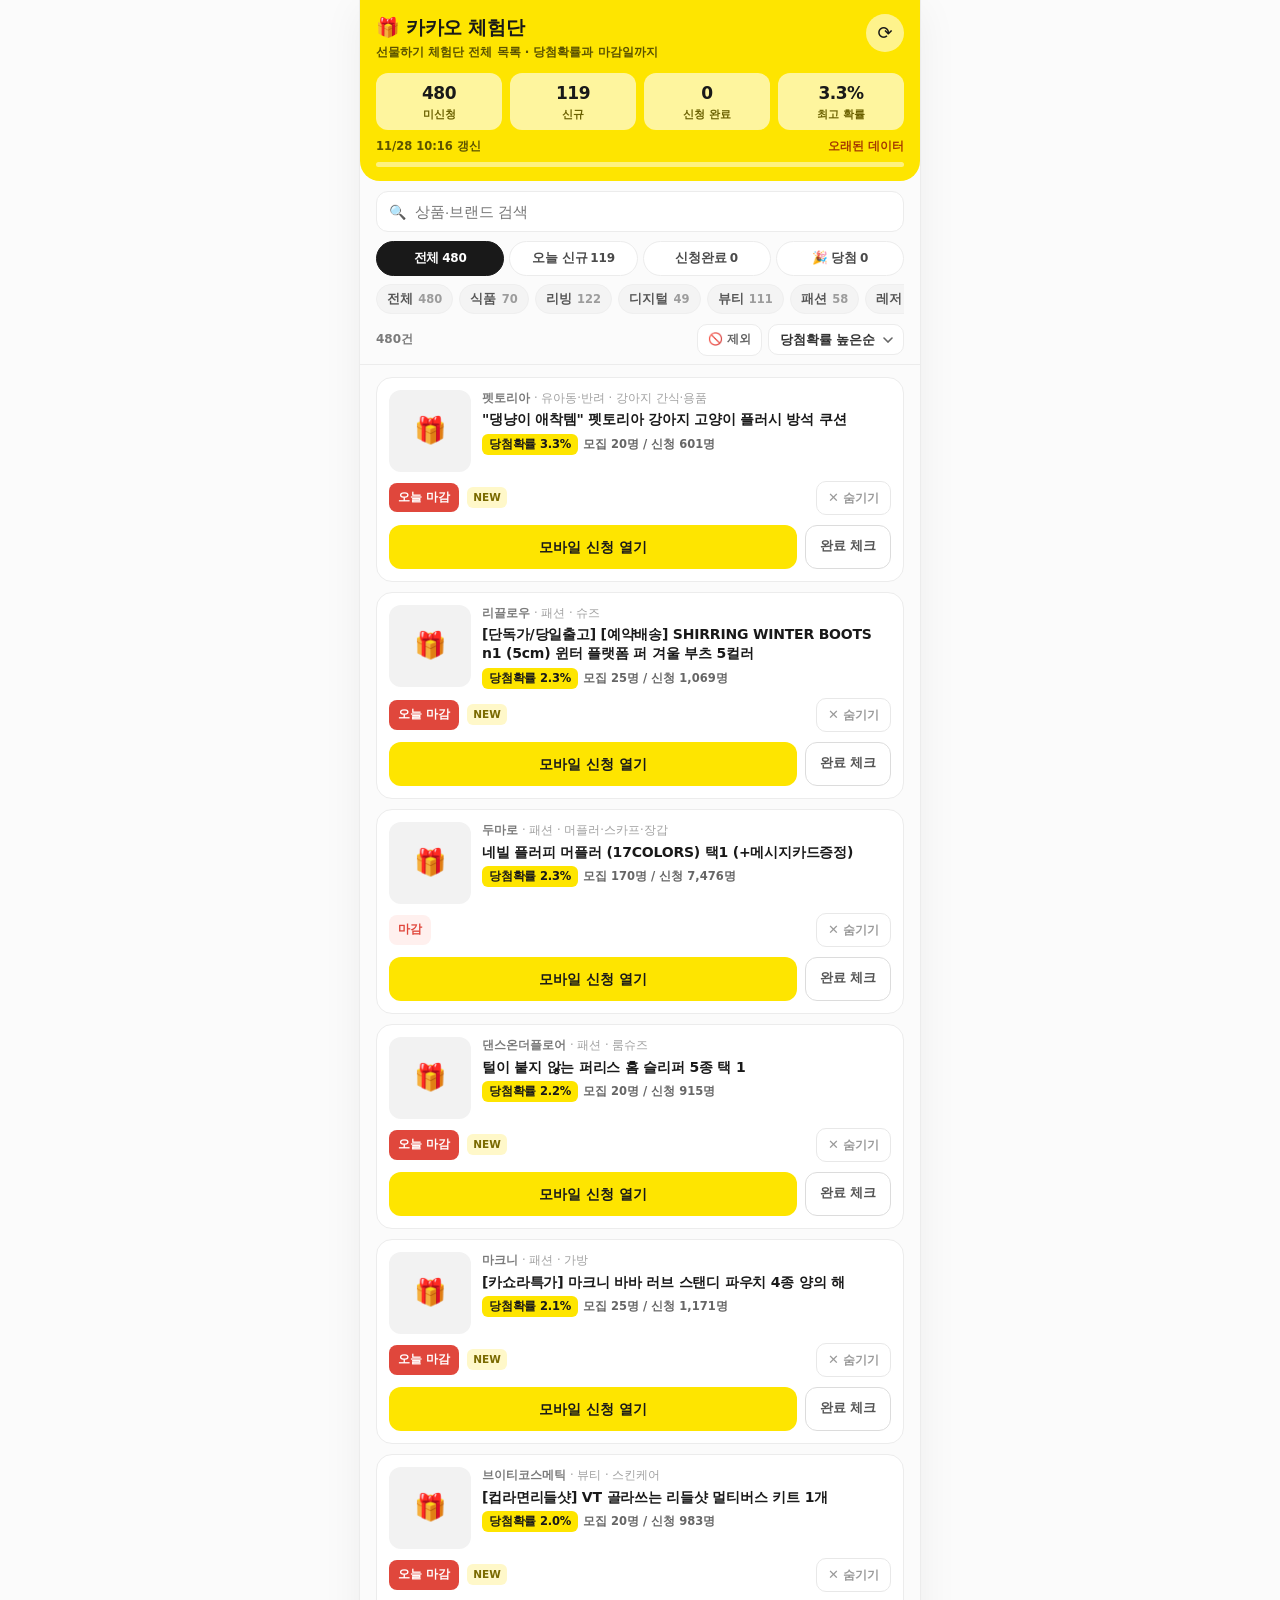
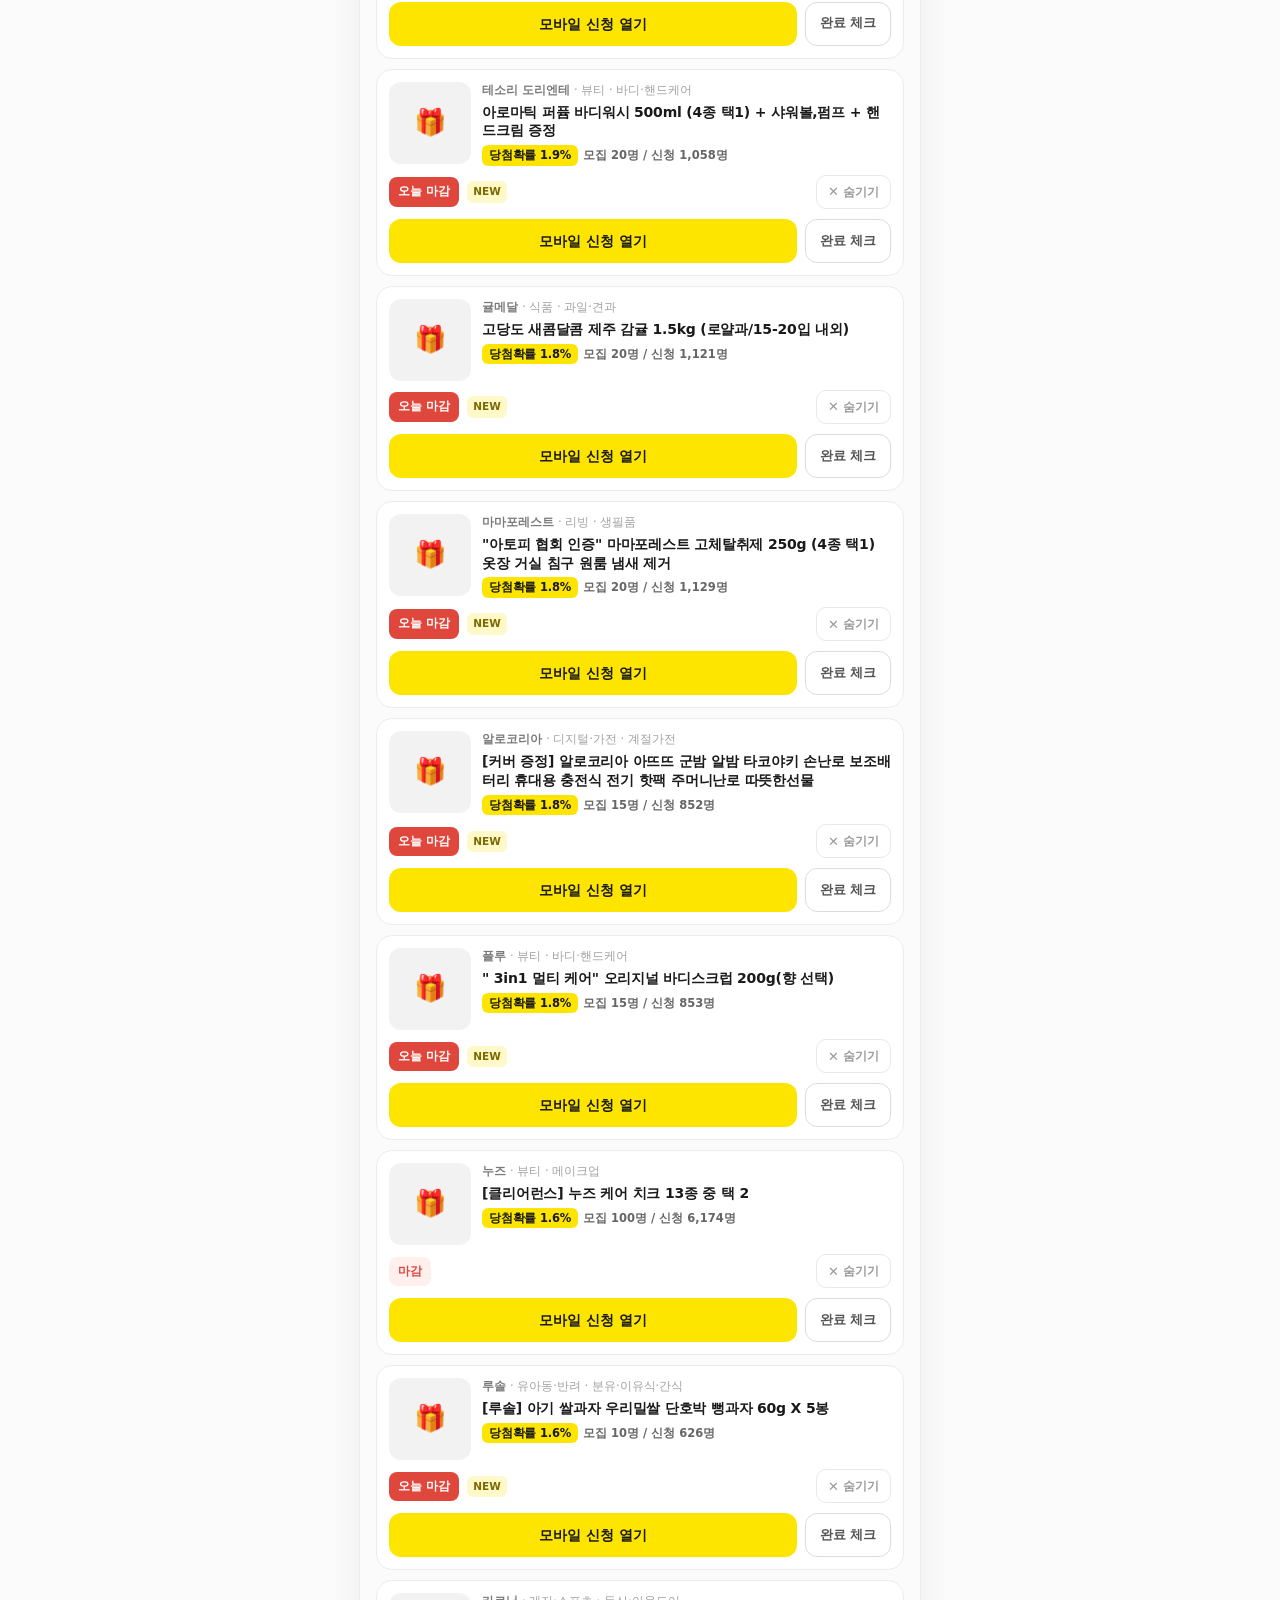
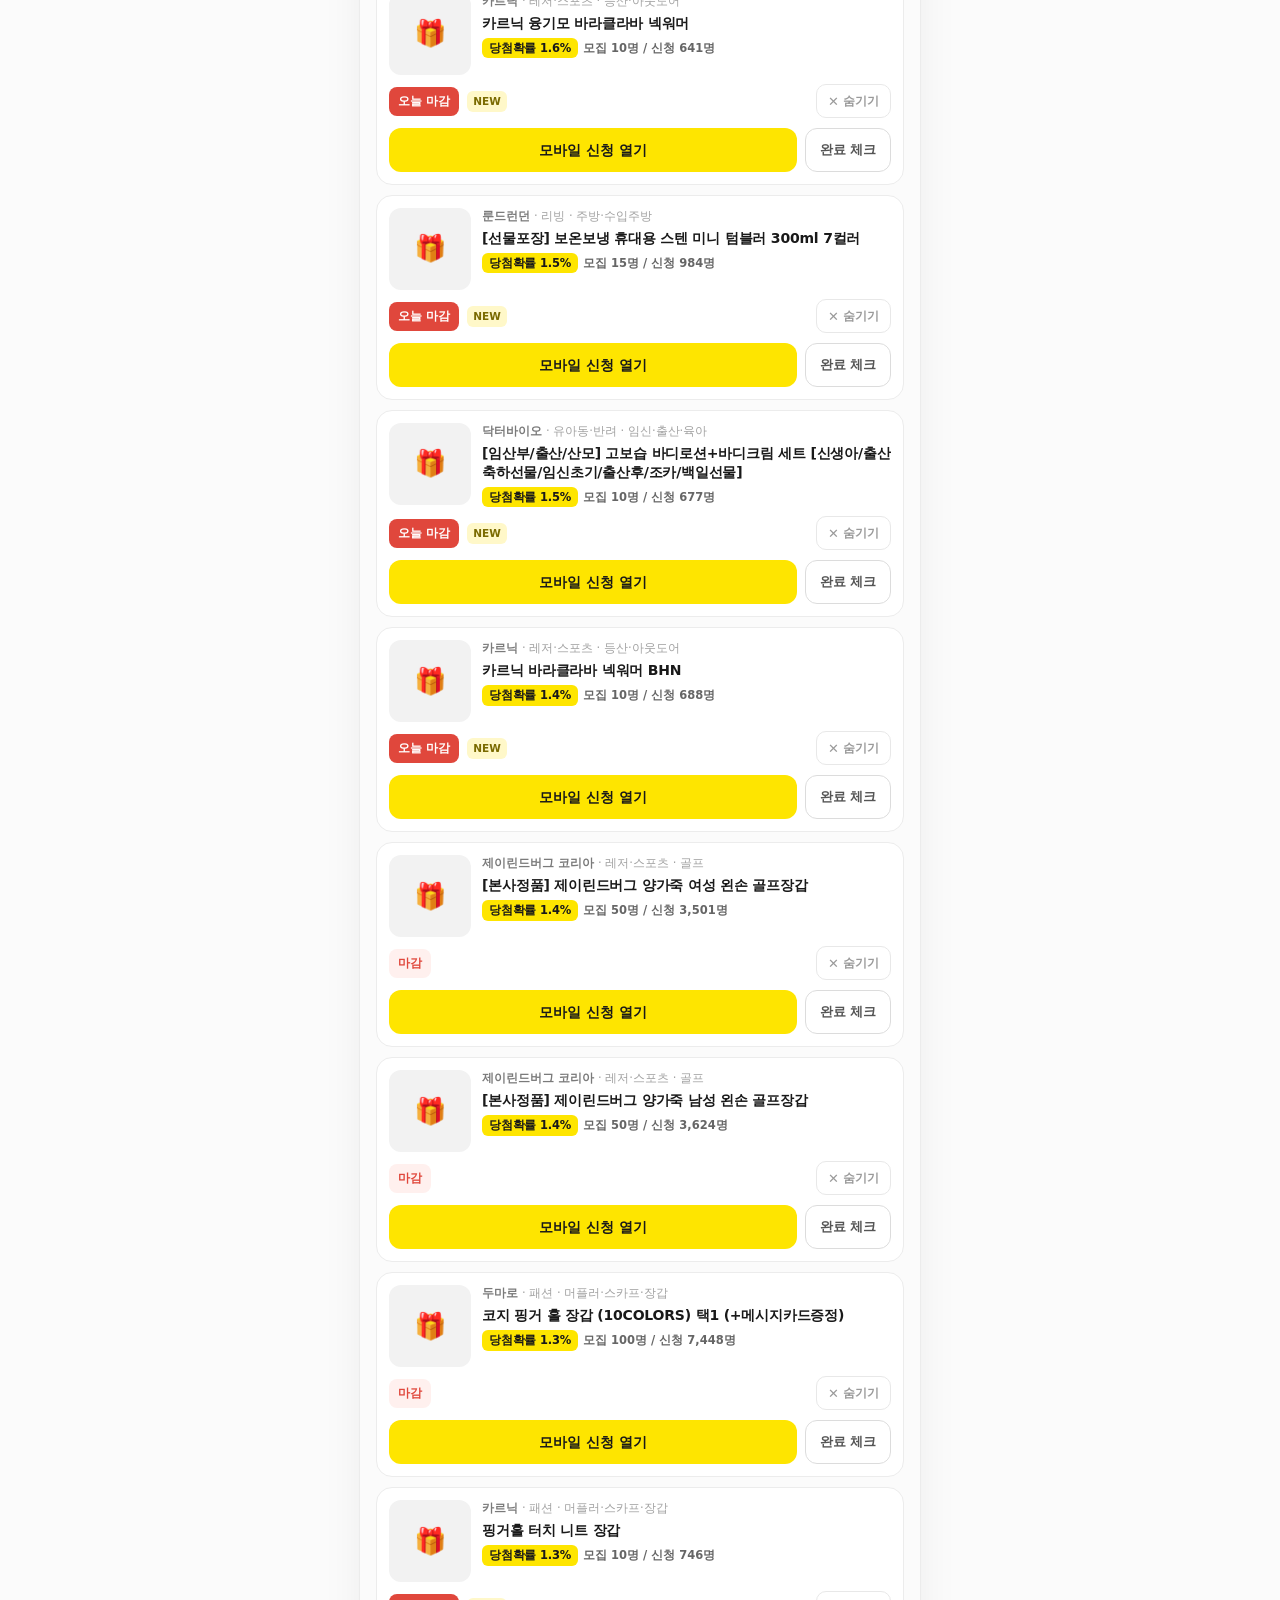
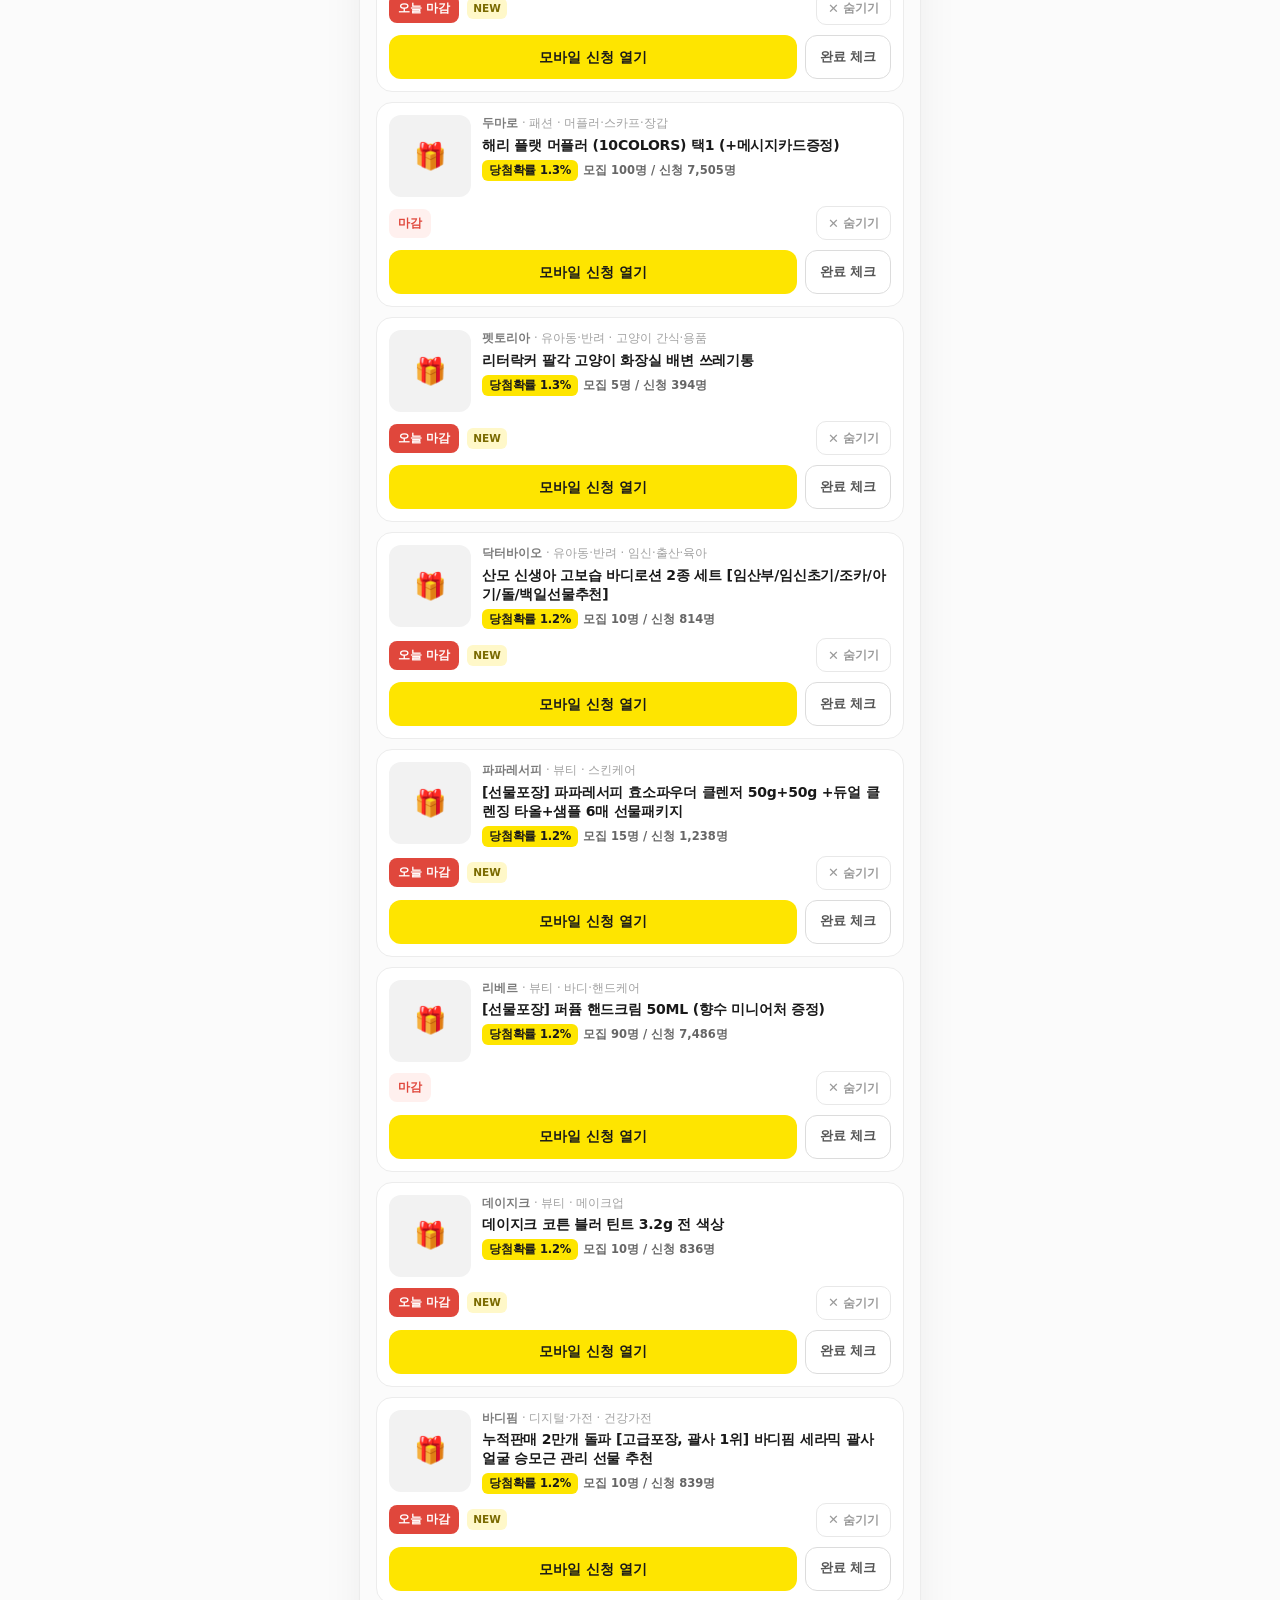
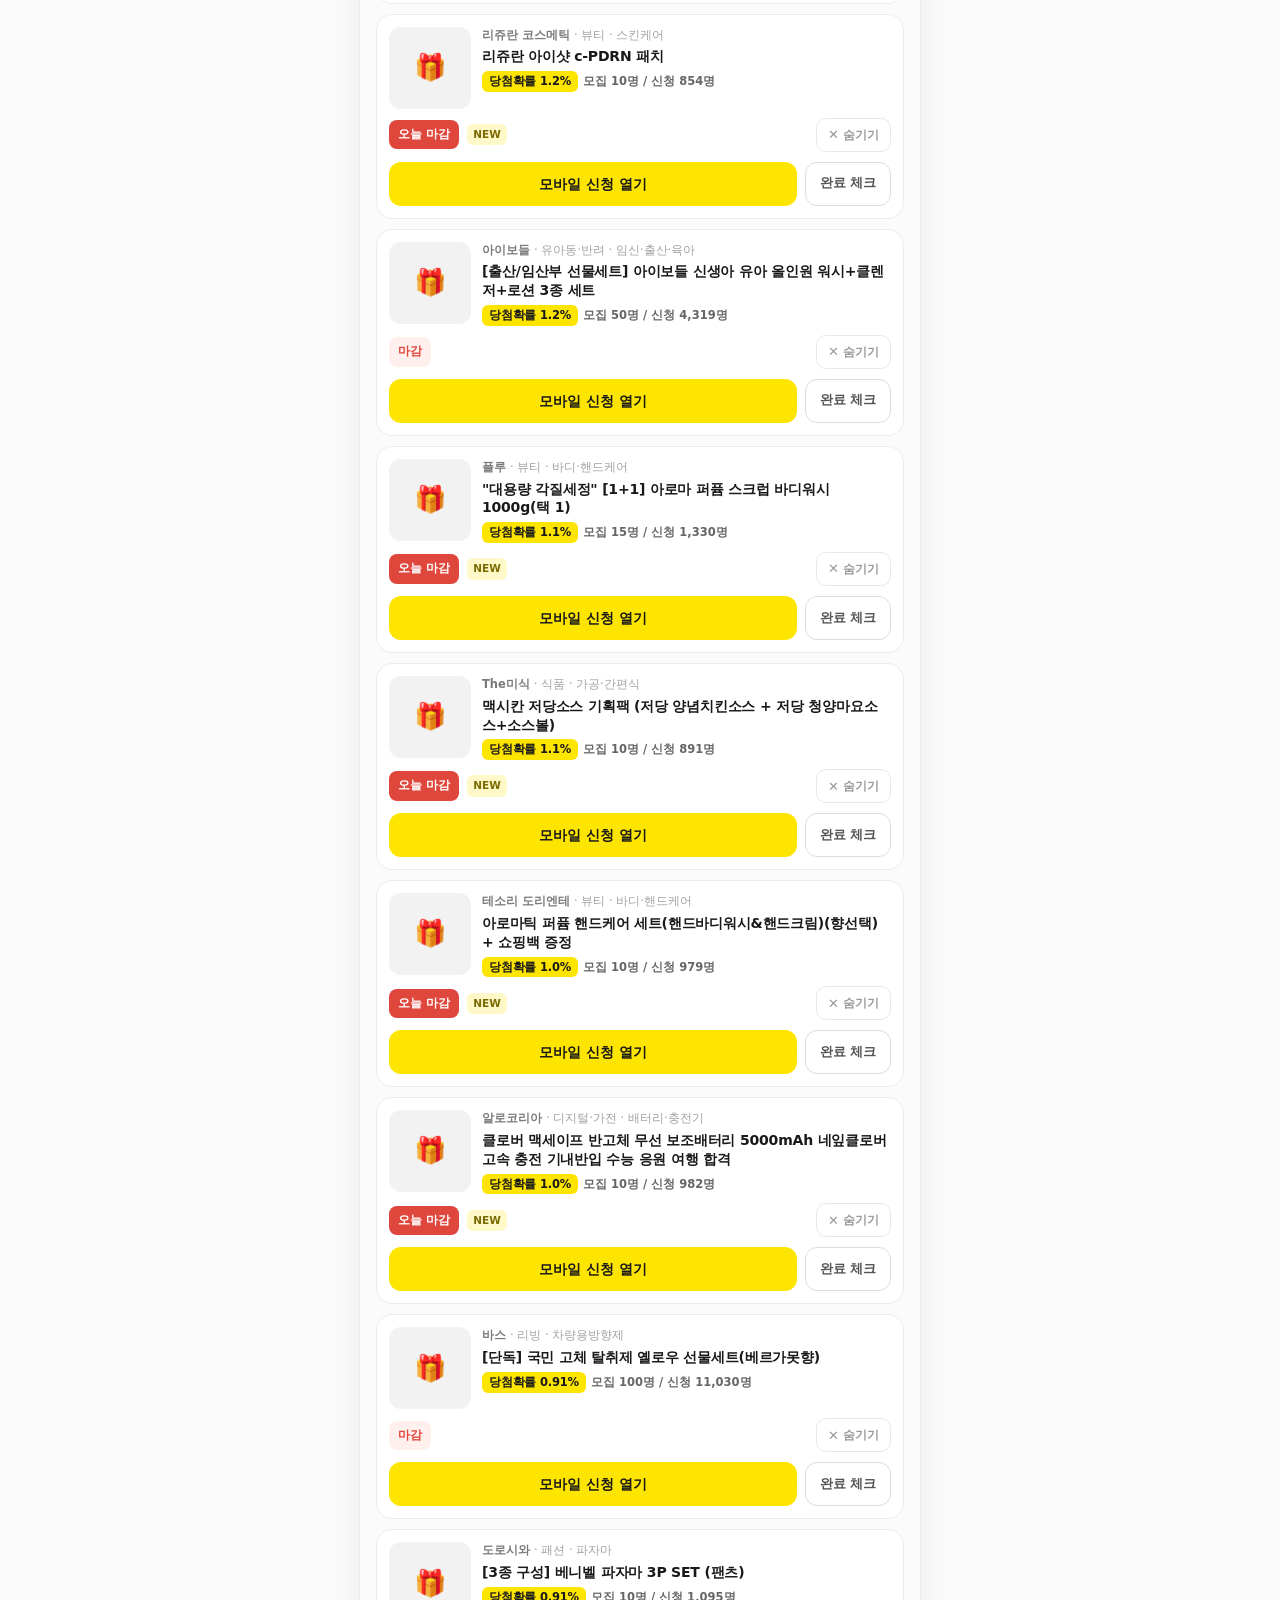
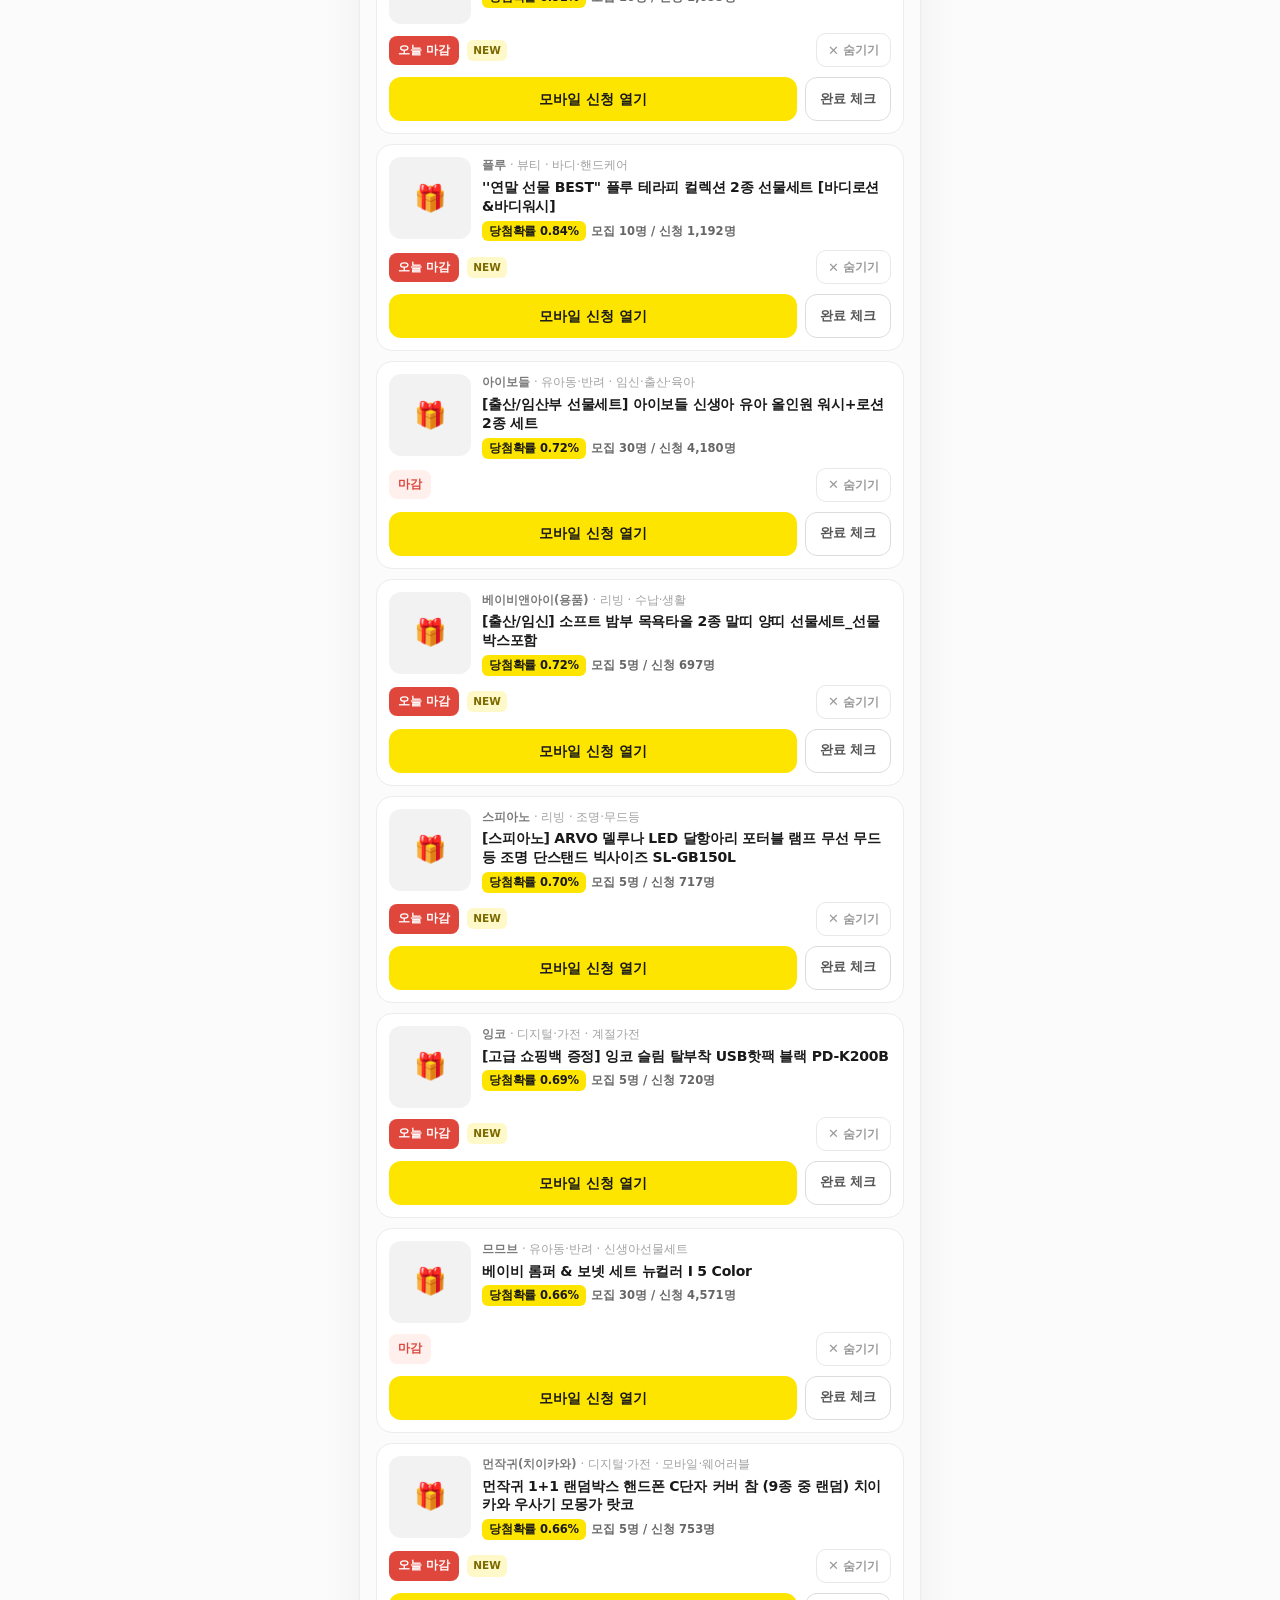
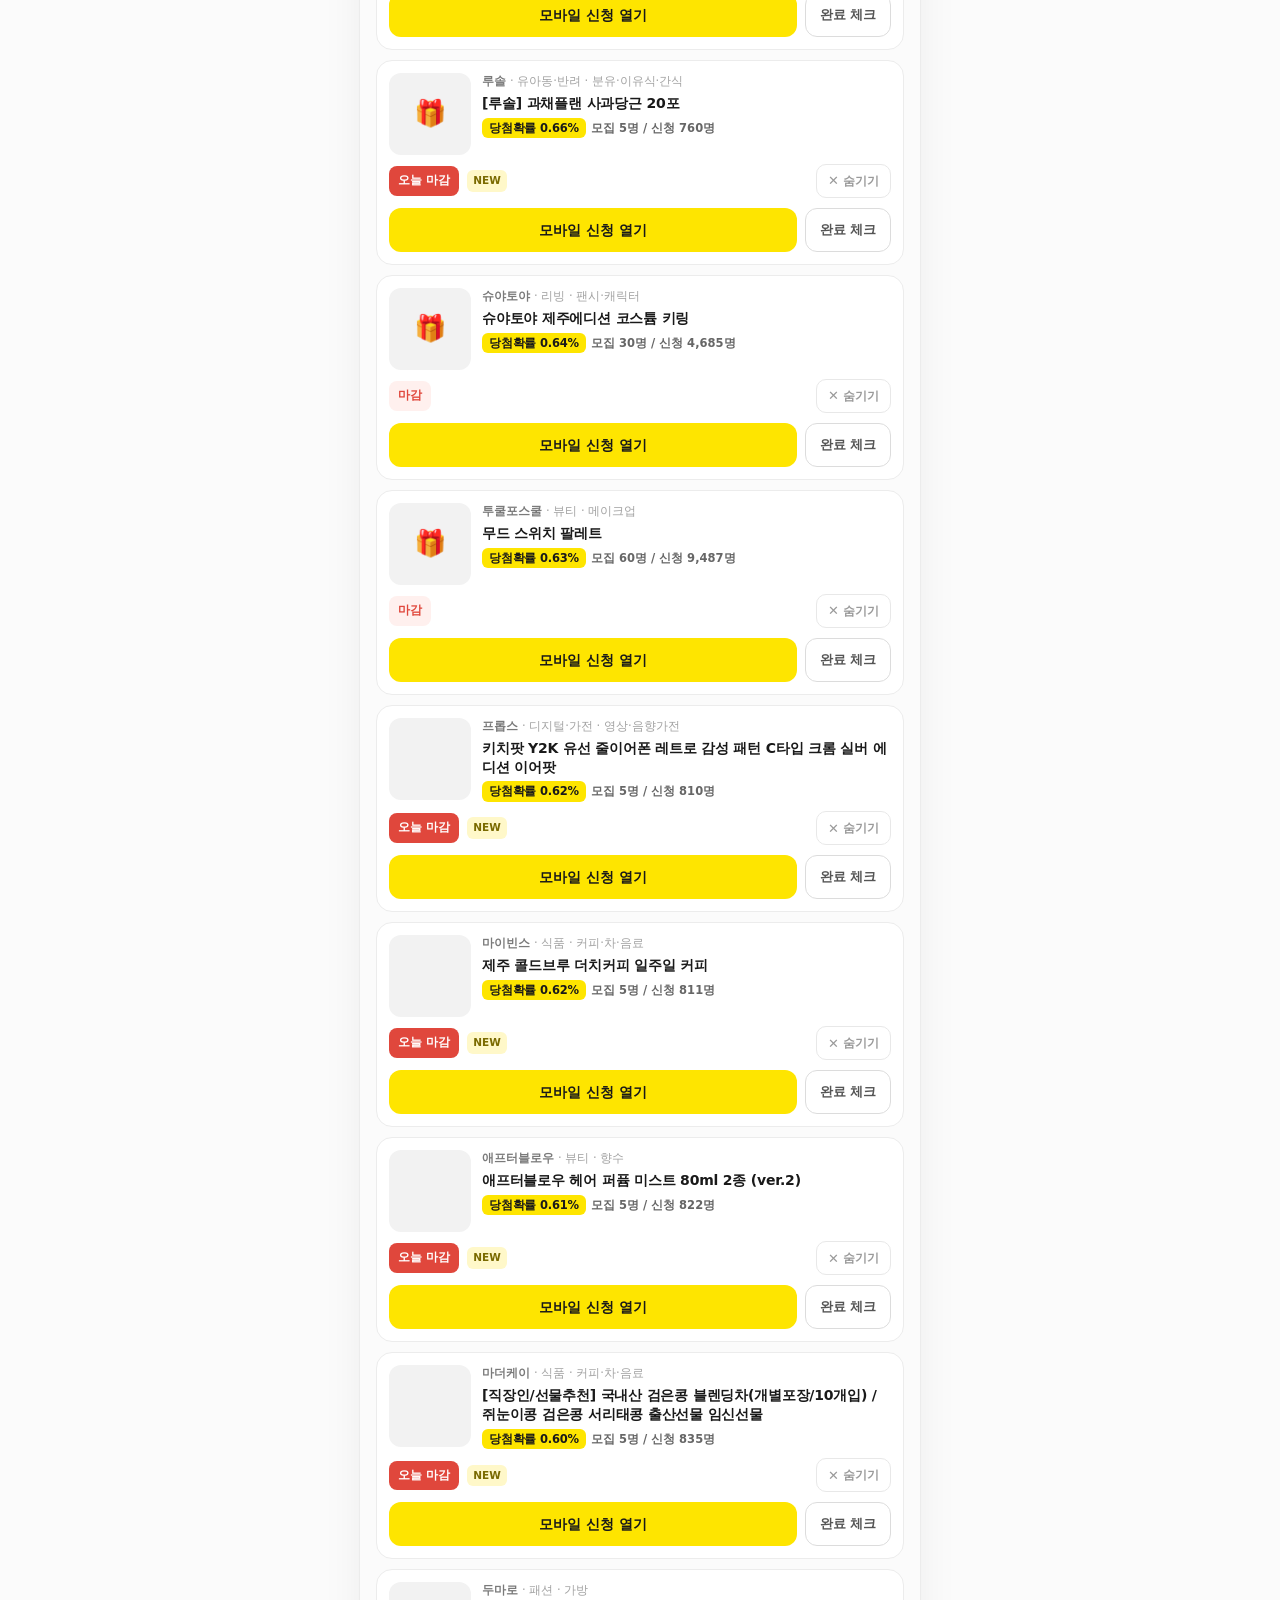
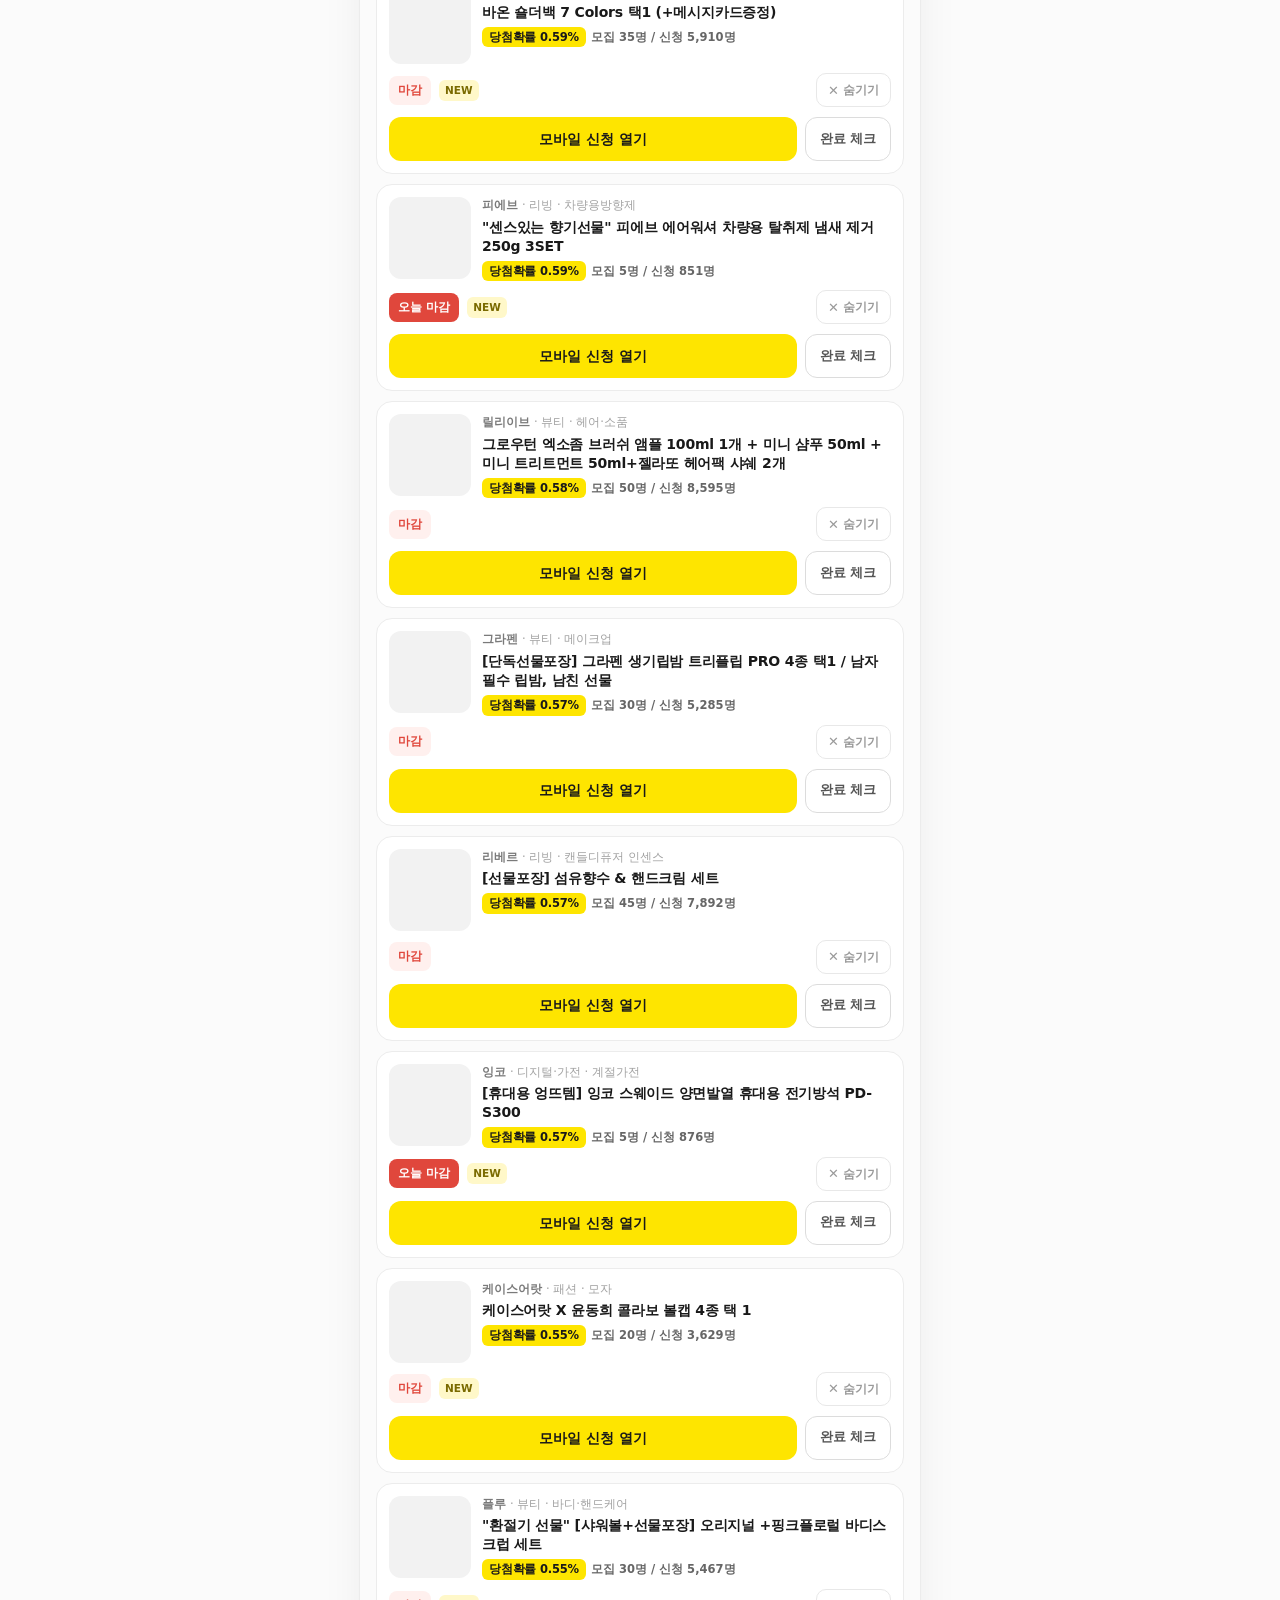
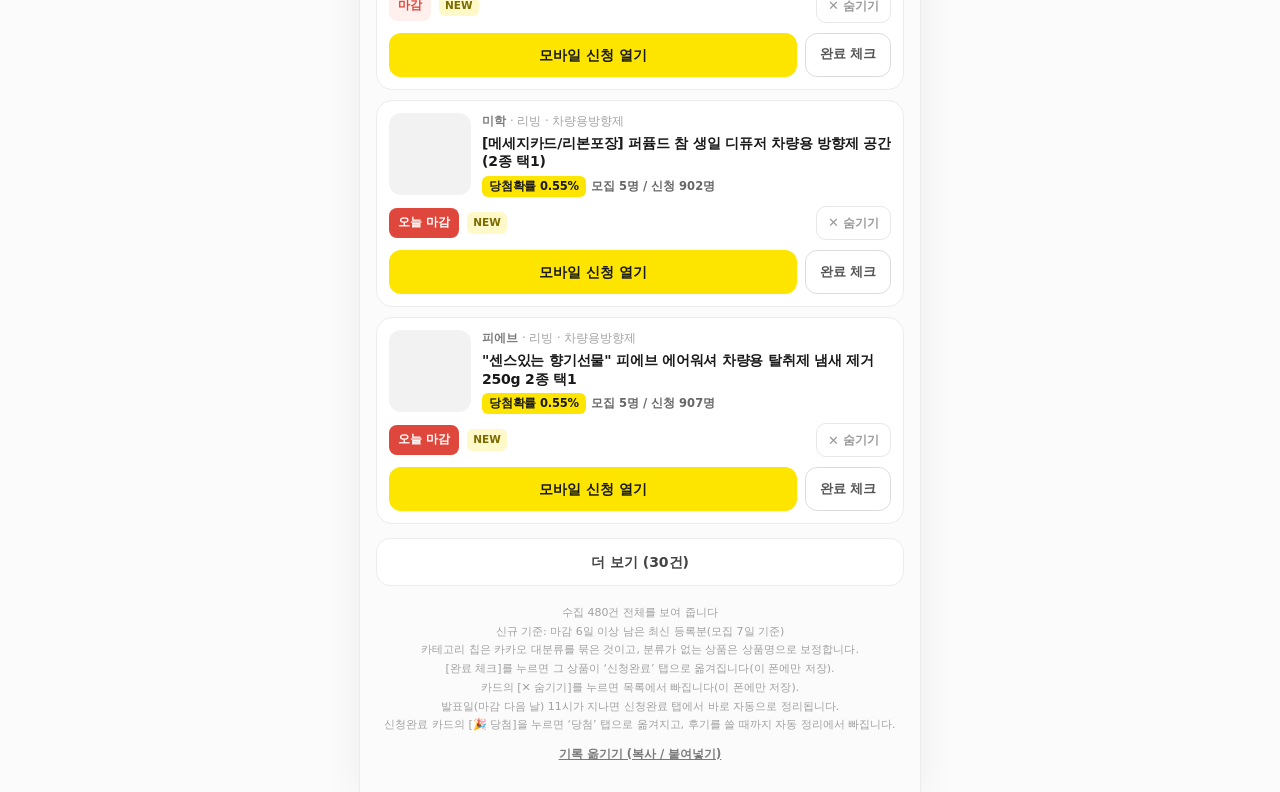
<file: index.html>
<!doctype html>
<html lang="ko">
<head>
<meta charset="utf-8">
<meta name="viewport" content="width=device-width, initial-scale=1, viewport-fit=cover">
<meta name="theme-color" content="#FEE500">
<meta name="description" content="카카오 선물하기 체험단 모집 목록을 당첨확률·마감일과 함께 보는 모바일 피드">
<title>카카오 체험단 피드</title>
<link rel="manifest" href="manifest.json">
<link rel="icon" href="icons/icon.svg" type="image/svg+xml">
<link rel="apple-touch-icon" href="icons/icon-192.png">
<meta name="apple-mobile-web-app-capable" content="yes">
<meta name="apple-mobile-web-app-title" content="체험단">
<link rel="stylesheet" href="styles.css">
</head>
<body>
<header>
  <div class="hd-row">
    <div>
      <h1>🎁 카카오 체험단</h1>
      <p class="sub">선물하기 체험단 전체 목록 · 당첨확률과 마감일까지</p>
    </div>
    <div class="hd-act">
      <button id="splitKakao" type="button" hidden aria-label="분할 화면으로 카톡 열기" title="분할 화면으로 카톡 열기">🪟 분할 카톡</button>
      <button id="refresh" type="button" aria-label="새로고침" title="새로고침">⟳</button>
    </div>
  </div>
  <div class="stats">
    <div class="stat"><span class="v" id="stScope">–</span><span class="k" id="stScopeLabel">미신청</span></div>
    <div class="stat"><span class="v" id="stNew">–</span><span class="k">신규</span></div>
    <div class="stat"><span class="v" id="stDone">0</span><span class="k">신청 완료</span></div>
    <div class="stat"><span class="v" id="stBest">–</span><span class="k">최고 확률</span></div>
  </div>
  <div class="meta">
    <span id="updatedAt">불러오는 중…</span>
    <span id="staleNote" class="warn" hidden>오래된 데이터</span>
  </div>
  <div class="bar" aria-hidden="true"><i id="progressBar"></i></div>
</header>

<div class="toolbar">
  <div class="search" id="searchWrap">
    <span class="ico" aria-hidden="true">🔍</span>
    <input id="q" type="search" placeholder="상품·브랜드 검색" autocomplete="off" enterkeyhint="search" aria-label="검색">
    <button class="clear" id="qClear" type="button" aria-label="검색어 지우기">✕</button>
  </div>
  <div class="chips status" role="tablist" aria-label="상태 탭">
    <button class="chip on" type="button" role="tab" aria-selected="true" data-filter="all">전체 <b id="cAll">0</b></button>
    <button class="chip" type="button" role="tab" aria-selected="false" data-filter="new">오늘 신규 <b id="cNew">0</b></button>
    <button class="chip" type="button" role="tab" aria-selected="false" data-filter="done">신청완료 <b id="cDone">0</b></button>
    <button class="chip" type="button" role="tab" aria-selected="false" data-filter="won">🎉 당첨 <b id="cWon">0</b></button>
  </div>
  <div class="chips cats" role="tablist" aria-label="카테고리 필터">
    <button class="chip cat" type="button" role="tab" aria-selected="true" data-cat="all">전체 <b>0</b></button>
    <button class="chip cat" type="button" role="tab" aria-selected="false" data-cat="food">식품 <b>0</b></button>
    <button class="chip cat" type="button" role="tab" aria-selected="false" data-cat="living">리빙 <b>0</b></button>
    <button class="chip cat" type="button" role="tab" aria-selected="false" data-cat="digital">디지털 <b>0</b></button>
    <button class="chip cat" type="button" role="tab" aria-selected="false" data-cat="beauty">뷰티 <b>0</b></button>
    <button class="chip cat" type="button" role="tab" aria-selected="false" data-cat="fashion">패션 <b>0</b></button>
    <button class="chip cat" type="button" role="tab" aria-selected="false" data-cat="leisure">레저 <b>0</b></button>
    <button class="chip cat" type="button" role="tab" aria-selected="false" data-cat="pet">유아동·반려 <b>0</b></button>
    <button class="chip cat" type="button" role="tab" aria-selected="false" data-cat="etc">기타 <b>0</b></button>
  </div>
  <div class="sortrow">
    <span class="count" id="shownCount">–</span>
    <div class="sortright">
      <button class="kwbtn" id="kwOpen" type="button" aria-label="제외 키워드 관리" title="제외 키워드 관리">🚫 제외 <b id="kwBadge" hidden>0</b></button>
      <select id="sort" aria-label="정렬">
        <option value="rate">당첨확률 높은순</option>
        <option value="recruit">모집인원 많은순</option>
        <option value="deadline">마감임박순</option>
      </select>
    </div>
  </div>
</div>

<main id="list" aria-live="polite"></main>
<div class="empty" id="empty" hidden></div>
<button id="more" type="button" hidden>더 보기</button>
<noscript><p class="empty">이 페이지는 자바스크립트가 필요합니다.</p></noscript>
<footer id="foot"></footer>
<div id="toast" role="status" aria-live="polite"></div>

<!-- 분할 화면 안내 — 앱(WebView)에서 전체 화면일 때만 뜬다. 일반 브라우저에선 버튼도 숨김 -->
<div class="split-tip" id="splitTip" hidden role="dialog" aria-labelledby="splitTipTitle">
  <p class="split-tip-t" id="splitTipTitle">🪟 분할 화면으로 카톡과 같이 쓰기</p>
  <p class="split-tip-b">화면을 반으로 나눠 <b>카톡</b>과 <b>이 앱</b>을 나란히 연 뒤,
    가운데 <b>점 3개 → ★ 홈 화면에 추가</b>해 두면 다음부터 1초 만에 같이 열려요.</p>
  <div class="split-tip-a"><button id="splitTipClose" type="button">확인</button></div>
</div>

<!-- 카톡으로 나갔다 돌아왔을 때 — 방금 연 상품을 한 번에 완료 처리하는 배너 -->
<div class="retbar" id="retBar" hidden role="status" aria-live="polite">
  <p class="ret-q">방금 연 <b id="retTitle">상품</b> 신청했나요?</p>
  <div class="ret-act">
    <button class="ret-ok" id="retDone" type="button">✅ 완료 처리</button>
    <button class="ret-no" id="retClose" type="button">닫기</button>
  </div>
</div>

<!-- 기록 옮기기 — 크롬(앱)에서 쓰던 신청완료·숨김을 다른 기기로 1회 옮기는 패널 -->
<div class="sheet" id="transfer" hidden role="dialog" aria-modal="true" aria-labelledby="transferTitle">
  <div class="sheet-back" data-transfer-close="1"></div>
  <div class="sheet-body">
    <div class="sheet-head">
      <h2 id="transferTitle">기록 옮기기</h2>
      <button class="sheet-x" id="transferClose" type="button" aria-label="닫기">✕</button>
    </div>
    <p class="sheet-desc">기록은 이 브라우저(앱)에만 저장돼요. 지금 쓰는 곳의 <b>신청완료·숨김</b>을
      다른 곳으로 한 번 옮길 때 씁니다.</p>
    <div class="tr-step">
      <div class="tr-label">① 내 기록 복사하기</div>
      <button class="tr-btn" id="transferCopy" type="button">내 기록 복사하기</button>
      <p class="tr-note" id="transferNote" role="status"></p>
    </div>
    <div class="tr-step">
      <div class="tr-label">② 기록 붙여넣어 불러오기</div>
      <textarea id="transferText" rows="3" spellcheck="false" autocomplete="off"
        placeholder="복사한 글자를 여기에 붙여넣기" aria-label="옮길 기록 글자"></textarea>
      <div class="tr-actions">
        <button class="tr-btn" id="transferMerge" type="button">불러오기 (합치기)</button>
        <button class="tr-btn ghost" id="transferReplace" type="button">덮어쓰기</button>
      </div>
      <p class="tr-note" id="transferMsg" role="status"></p>
      <p class="tr-warn">덮어쓰기를 누르면 이 기기의 기존 기록은 지워지고 붙여넣은 기록만 남아요.</p>
    </div>
  </div>
</div>

<!-- 제외 키워드 — 상품명·브랜드·카테고리에 걸리면 전체·오늘 신규에서 감추는 키워드 관리 -->
<div class="sheet" id="excluded" hidden role="dialog" aria-modal="true" aria-labelledby="excludedTitle">
  <div class="sheet-back" data-excluded-close="1"></div>
  <div class="sheet-body">
    <div class="sheet-head">
      <h2 id="excludedTitle">🚫 제외 키워드</h2>
      <button class="sheet-x" id="excludedClose" type="button" aria-label="닫기">✕</button>
    </div>
    <p class="sheet-desc">상품명·브랜드·카테고리에 이 단어가 들어간 상품은 <b>전체 · 오늘 신규</b> 목록과 건수에서 빠져요.
      <b>신청완료</b> 탭은 그대로 보여요. 저장은 이 폰(브라우저)에만 됩니다.</p>
    <button class="kw-preset" id="kwPreset" type="button">👨 여성·아동·뷰티 한 번에 제외</button>
    <p class="kw-preset-note" id="kwPresetNote"></p>
    <div class="kw-add">
      <input id="kwInput" type="text" placeholder="예: 여성, 아동, 화장품 (쉼표로 여러 개)"
        autocomplete="off" enterkeyhint="done" aria-label="제외 키워드 입력">
      <button class="kw-btn" id="kwAdd" type="button">추가</button>
    </div>
    <p class="tr-note" id="kwMsg" role="status"></p>
    <div class="kw-chips" id="kwList"></div>
    <div class="kw-actions">
      <button class="tr-btn ghost" id="kwClearAll" type="button">모두 지우기</button>
    </div>
  </div>
</div>

<script src="app.js" defer></script>
</body>
</html>
</file>
<file: styles.css>
/* 카카오 체험단 피드 — 스타일 (모바일 퍼스트, 화이트 + 카카오 옐로우) */
:root{
  --kakao:#FEE500; --kakao-dark:#F2D500; --ink:#191919; --muted:#7a7a7a;
  --line:#ececec; --bg:#fbfbfb; --card:#ffffff; --red:#e0473c; --green:#12805c; --gold:#e09b00;
  --safe-b: env(safe-area-inset-bottom, 0px);
}
*{box-sizing:border-box;-webkit-tap-highlight-color:transparent}
html,body{margin:0;padding:0}
body{
  background:var(--bg); color:var(--ink);
  max-width:560px; margin:0 auto;
  font-family:-apple-system,BlinkMacSystemFont,"Apple SD Gothic Neo","Malgun Gothic","Noto Sans KR",system-ui,sans-serif;
  font-size:15px; line-height:1.45;
  -webkit-text-size-adjust:100%;
  padding-bottom:calc(24px + var(--safe-b));
}
@media (min-width:600px){
  body{box-shadow:0 0 0 1px var(--line), 0 8px 40px rgba(0,0,0,.06); min-height:100vh}
}
a{color:inherit;text-decoration:none}
button{font:inherit;color:inherit}

/* ── 헤더 ───────────────────────────── */
header{
  background:var(--kakao);
  padding:calc(env(safe-area-inset-top,0px) + 14px) 16px 14px;
  border-radius:0 0 20px 20px;
}
.hd-row{display:flex;align-items:flex-start;justify-content:space-between;gap:10px}
h1{margin:0;font-size:19px;font-weight:800;letter-spacing:-.3px}
.sub{margin:2px 0 0;font-size:12px;color:#5c5300;font-weight:600}
#refresh{
  flex:0 0 auto;width:38px;height:38px;border-radius:50%;border:0;
  background:rgba(255,255,255,.55);font-size:18px;line-height:1;
  display:flex;align-items:center;justify-content:center;transition:transform .3s
}
#refresh.spin{transform:rotate(360deg)}
/* 헤더 오른쪽 버튼 묶음 — 분할 카톡(앱에서만) + 새로고침 */
.hd-act{flex:0 0 auto;display:flex;align-items:center;gap:6px}
#splitKakao{
  flex:0 0 auto;height:32px;padding:0 10px;border-radius:999px;border:0;
  background:rgba(255,255,255,.55);color:#5c5300;font-size:12px;font-weight:800;letter-spacing:-.3px;
  display:flex;align-items:center;gap:4px;white-space:nowrap;transition:background .2s
}
#splitKakao[hidden]{display:none}
#splitKakao:active{background:rgba(255,255,255,.85)}
#splitKakao.ready{background:var(--ink);color:#fff}
@media (max-width:359px){#splitKakao{padding:0 8px;font-size:11.5px}}
.stats{display:grid;grid-template-columns:repeat(4,1fr);gap:8px;margin-top:12px}
.stat{background:rgba(255,255,255,.62);border-radius:12px;padding:8px 6px;text-align:center}
.stat .v{display:block;font-size:17px;font-weight:800;letter-spacing:-.5px}
.stat .k{display:block;font-size:10.5px;color:#6b6100;font-weight:600;margin-top:1px}
.meta{display:flex;justify-content:space-between;gap:8px;margin-top:8px;font-size:11.5px;color:#5c5300;font-weight:600}
.meta .warn{color:#a63a00}
.bar{height:5px;border-radius:3px;background:rgba(255,255,255,.5);margin-top:8px;overflow:hidden}
.bar > i{display:block;height:100%;width:0;background:var(--ink);border-radius:3px;transition:width .3s}

/* ── 툴바 ───────────────────────────── */
.toolbar{
  position:sticky; top:0; z-index:20; background:var(--bg);
  padding:10px 16px 8px; border-bottom:1px solid var(--line);
}
.search{position:relative}
.search input{
  width:100%; padding:11px 36px 11px 38px; border:1px solid var(--line); border-radius:12px;
  background:#fff; font-size:15px; outline:none; color:var(--ink)
}
.search input:focus{border-color:var(--kakao-dark); box-shadow:0 0 0 3px rgba(254,229,0,.35)}
.search .ico{position:absolute;left:13px;top:50%;transform:translateY(-50%);font-size:14px;color:var(--muted)}
.search .clear{
  position:absolute;right:6px;top:50%;transform:translateY(-50%);width:28px;height:28px;border:0;
  background:transparent;color:var(--muted);font-size:16px;display:none
}
.search.has-text .clear{display:block}
.chips{display:flex;gap:7px;margin-top:9px;overflow-x:auto;scrollbar-width:none;padding-bottom:2px;scroll-snap-type:x proximity;-webkit-overflow-scrolling:touch}
.chips::-webkit-scrollbar{display:none}
.chip{
  flex:0 0 auto; border:1px solid var(--line); background:#fff; color:#4a4a4a;
  border-radius:999px; padding:7px 13px; font-size:13px; font-weight:600; white-space:nowrap
}
.chip b{font-weight:800}
.chip.on{background:var(--ink); border-color:var(--ink); color:#fff}
.chip.on.new-on{background:var(--kakao); border-color:var(--kakao); color:var(--ink)}
.chip.on[data-filter="done"]{background:var(--green); border-color:var(--green); color:#fff}
.chip.on[data-filter="won"]{background:var(--gold); border-color:var(--gold); color:#fff}
/* 상태 탭 4개(전체·오늘 신규·신청완료·당첨) — 폭이 좁은 폰에서도 한 줄에 나란히 들어가게 4칸 그리드 */
.chips.status{
  display:grid; grid-template-columns:repeat(4,minmax(0,1fr)); gap:5px;
  overflow:visible; scroll-snap-type:none
}
.chips.status .chip{
  display:flex; align-items:center; justify-content:center; gap:3px;
  min-width:0; padding:7px 4px; font-size:12.5px; letter-spacing:-.2px; text-align:center
}
.chips.status .chip b{font-size:12px}
@media (max-width:359px){
  .chips.status .chip{padding:7px 2px; font-size:11.5px}
  .chips.status .chip b{font-size:11px}
}
.chips.cats{margin-top:6px; gap:6px}
.chip.cat{
  background:#f4f4f4; border-color:#efefef; color:#565656;
  padding:5px 10px; font-size:12.5px; scroll-snap-align:start
}
.chip.cat b{color:#9c9c9c; font-size:11.5px; margin-left:1px}
.chip.cat.on{background:#fff; border-color:var(--kakao-dark); color:var(--ink); box-shadow:0 0 0 2px rgba(254,229,0,.45)}
.chip.cat.on b{color:#8a7a00}
.chip.cat.is-empty{opacity:.45}
.chip.cat.is-empty.on{opacity:1}
.sortrow{display:flex;align-items:center;justify-content:space-between;gap:8px;margin-top:8px}
.sortright{display:flex;align-items:center;gap:6px;min-width:0}
/* 제외 키워드 버튼 — 툴바를 늘리지 않게 정렬 옆에 작게 */
.kwbtn{
  display:inline-flex;align-items:center;gap:4px;min-height:32px;padding:0 10px;border-radius:10px;
  border:1px solid var(--line);background:#fff;color:#666;font-size:12px;font-weight:700;white-space:nowrap
}
.kwbtn b{
  background:#eee;color:#555;border-radius:999px;font-size:11px;font-weight:800;padding:1px 6px;line-height:1.4
}
.kwbtn b[hidden]{display:none}
.kwbtn.has{border-color:#f0d3ce;background:#fff6f5;color:#b4443a}
.kwbtn.has b{background:var(--red);color:#fff}
.kwbtn:active{background:#f4f4f4}
.count{font-size:12px;color:var(--muted);font-weight:600}
select{
  appearance:none; -webkit-appearance:none; border:1px solid var(--line); background:#fff; border-radius:10px;
  padding:7px 28px 7px 11px; font-size:13px; font-weight:600; color:#333;
  background-image:url("data:image/svg+xml;utf8,<svg xmlns='http://www.w3.org/2000/svg' width='10' height='6'><path d='M1 1l4 4 4-4' stroke='%23666' stroke-width='1.6' fill='none' stroke-linecap='round'/></svg>");
  background-repeat:no-repeat; background-position:right 10px center
}

/* ── 카드 ───────────────────────────── */
main{padding:12px 16px 0; display:flex; flex-direction:column; gap:10px}
.card{
  background:var(--card); border:1px solid var(--line); border-radius:16px; padding:12px;
  position:relative; overflow:hidden
}
.card.is-done{border-color:#d7eee5; background:#f7fffb}
.top{display:grid; grid-template-columns:82px minmax(0,1fr); gap:11px}
.thumb{
  width:82px; height:82px; border-radius:12px; object-fit:cover; background:#f2f2f2; display:block
}
.thumb-ph{
  width:82px;height:82px;border-radius:12px;background:#f2f2f2;display:flex;align-items:center;
  justify-content:center;font-size:26px
}
.info{min-width:0;display:flex;flex-direction:column;gap:4px}
.brand{
  font-size:11.5px;color:var(--muted);font-weight:700;display:flex;gap:4px;align-items:center;
  white-space:nowrap;overflow:hidden;text-overflow:ellipsis
}
.brand .cat{font-weight:500;color:#a2a2a2;overflow:hidden;text-overflow:ellipsis}
.title{
  margin:0; font-size:14px; font-weight:600; line-height:1.35; letter-spacing:-.2px;
  display:-webkit-box; -webkit-line-clamp:2; -webkit-box-orient:vertical; overflow:hidden
}
.nums{display:flex;flex-wrap:wrap;gap:5px;align-items:center;margin-top:1px}
.rate{
  background:var(--kakao); color:var(--ink); font-weight:800; font-size:11.5px;
  padding:2px 7px; border-radius:6px; letter-spacing:-.2px
}
.rate.low{background:#fff3c4}
.people{font-size:11.5px;color:#666;font-weight:600}
.row{display:flex;align-items:center;gap:8px;margin-top:9px}
.dday{
  font-size:12px;font-weight:800;color:#444;background:#f3f3f3;border-radius:8px;padding:6px 9px;white-space:nowrap
}
.dday.soon{background:#fff0ee;color:var(--red)}
.dday.today{background:var(--red);color:#fff}
.newtag{
  font-size:10.5px;font-weight:800;color:#7a6a00;background:#fff8c9;border-radius:6px;padding:3px 6px
}
/* 발표일 배지 — 신청완료 카드에 붙고, 오늘 발표면 초록으로 강조한다 */
.announce{
  font-size:11.5px;font-weight:800;color:var(--green);background:#e8f7f0;border-radius:8px;
  padding:5px 8px;white-space:nowrap;letter-spacing:-.2px
}
.announce.today{
  background:var(--green);color:#fff;animation:announcePulse 1.8s ease-in-out infinite
}
.announce.past{color:#8a8a8a;background:#f2f2f2}
@keyframes announcePulse{
  0%,100%{box-shadow:0 0 0 0 rgba(18,128,92,.5)}
  55%{box-shadow:0 0 0 6px rgba(18,128,92,0)}
}
@media (prefers-reduced-motion:reduce){.announce.today{animation:none}}
/* 목록에서 숨기기 — 신청 버튼과 멀리(카드 아래줄 우측) 두어 잘못 눌리지 않게 작고 수수하게 */
.del{
  margin-left:auto; display:inline-flex; align-items:center; gap:4px;
  min-height:34px; padding:0 11px; border-radius:10px; border:1px solid #e8e8e8;
  background:#fff; color:#9a9a9a; font-size:12px; font-weight:700; line-height:1
}
.del .x{font-size:13px;line-height:1}
.del:active{background:#f2f2f2; border-color:#dcdcdc; color:#666}
.card.is-out{opacity:0; transform:scale(.985); transition:opacity .15s ease, transform .15s ease}
.actions{display:grid;grid-template-columns:minmax(0,1fr) auto;gap:8px;margin-top:10px}
.open{
  display:flex;align-items:center;justify-content:center;gap:6px;min-height:44px;
  background:var(--kakao); border-radius:12px; font-size:14px; font-weight:800; color:var(--ink);
  border:0; transition:background .15s
}
.open:active{background:var(--kakao-dark)}
.toggle{
  min-width:86px;min-height:44px;border-radius:12px;border:1px solid #dcdcdc;background:#fff;
  font-size:13px;font-weight:700;color:#555;display:flex;align-items:center;justify-content:center;gap:4px;padding:0 12px
}
.toggle[aria-pressed="true"]{background:var(--green);border-color:var(--green);color:#fff}
/* 🎉 당첨 — 신청완료 카드 아래 한 줄로 넓게 */
.wonbtn{
  grid-column:1 / -1; min-height:38px; border-radius:11px; border:1px solid #f0d48a;
  background:#fffbe0; color:#7a5c00; font-size:13px; font-weight:800;
  display:flex; align-items:center; justify-content:center
}
.wonbtn:active{background:#fff3b8; border-color:var(--kakao-dark)}
/* 당첨 탭 카드 — 열기·후기 완료 한 줄, 당첨 취소는 아래 한 줄 */
.won-actions{grid-template-columns:minmax(0,1fr) auto}
.review{
  min-width:96px; min-height:44px; border-radius:12px; border:1px solid #dcdcdc; background:#fff;
  font-size:13px; font-weight:700; color:#555; padding:0 12px;
  display:flex; align-items:center; justify-content:center
}
.review[aria-pressed="true"]{background:var(--green); border-color:var(--green); color:#fff}
.unwon{
  grid-column:1 / -1; min-height:36px; border-radius:10px; border:1px solid #eee; background:#fff;
  color:#8a8a8a; font-size:12.5px; font-weight:700
}
.unwon:active{background:#f6f6f6; color:#666}
/* 당첨 카드 강조 */
.card.is-won{background:#fffdf4; border-color:#f4e3ae}
.card.is-won .doneflag.wonflag{background:var(--gold)}
.card.is-reviewed .top{opacity:.55}
.card.is-reviewed .title{color:#666}
.reviewflag{
  font-size:11px; font-weight:800; color:#5a7a6c; background:#eef6f2; border-radius:8px; padding:5px 8px; white-space:nowrap
}
.doneflag{
  position:absolute;top:0;right:0;background:var(--green);color:#fff;font-size:10.5px;font-weight:800;
  padding:3px 9px;border-radius:0 15px 0 10px
}

/* ── 하단 ───────────────────────────── */
#more{
  display:block;width:calc(100% - 32px);margin:14px 16px 8px;min-height:48px;border-radius:14px;
  border:1px solid var(--line);background:#fff;font-size:14px;font-weight:700;color:#444
}
#more[hidden]{display:none}
.empty{margin:36px 16px;text-align:center;color:var(--muted);font-size:13.5px;line-height:1.7}
.empty .big{font-size:30px;display:block;margin-bottom:8px}
footer{margin:18px 16px 0;color:#a0a0a0;font-size:11px;line-height:1.7;text-align:center}
footer a{color:#8a8a8a;text-decoration:underline}
footer .linkish{
  margin-top:6px; background:none; border:0; padding:4px 2px; color:#7a7a7a;
  font-size:11.5px; font-weight:700; text-decoration:underline
}

#toast{
  position:fixed;left:50%;bottom:calc(20px + var(--safe-b));transform:translate(-50%,20px);
  background:rgba(25,25,25,.94);color:#fff;font-size:13px;font-weight:600;padding:11px 14px;
  border-radius:12px;display:flex;align-items:center;gap:12px;max-width:calc(100% - 32px);
  opacity:0;pointer-events:none;transition:opacity .2s,transform .2s;z-index:50
}
#toast.show{opacity:1;transform:translate(-50%,0);pointer-events:auto}
#toast button{background:none;border:0;color:var(--kakao);font-weight:800;font-size:13px;padding:0}

/* ── 카톡 복귀 원탭 확인 배너 ─────────────
 * 되돌리기 토스트(z 50)와 겹치지 않게 배너는 z 45, 배너가 뜨면 토스트를 위로 올린다. */
.retbar{
  position:fixed;left:50%;transform:translateX(-50%);bottom:calc(10px + var(--safe-b));z-index:45;
  display:flex;align-items:center;gap:10px;width:calc(100% - 20px);max-width:536px;
  background:rgba(25,25,25,.96);color:#fff;border-radius:14px;padding:10px 10px 10px 14px;
  box-shadow:0 10px 26px rgba(0,0,0,.24);animation:sheetUp .18s ease
}
.retbar[hidden]{display:none}
.ret-q{
  margin:0;flex:1 1 auto;min-width:0;font-size:12.5px;font-weight:600;line-height:1.35;
  display:-webkit-box;-webkit-line-clamp:2;-webkit-box-orient:vertical;overflow:hidden
}
.ret-q b{font-weight:800;color:var(--kakao)}
.ret-act{display:flex;align-items:center;gap:6px;flex:0 0 auto}
.ret-ok{
  min-height:34px;padding:0 12px;border-radius:9px;border:0;background:var(--kakao);color:var(--ink);
  font-size:12.5px;font-weight:800;white-space:nowrap
}
.ret-ok:active{background:var(--kakao-dark)}
.ret-no{
  min-height:34px;padding:0 8px;border-radius:9px;border:1px solid rgba(255,255,255,.26);
  background:transparent;color:#ddd;font-size:12.5px;font-weight:700;white-space:nowrap
}
body.has-retbar{padding-bottom:calc(96px + var(--safe-b))}
body.has-retbar #toast{bottom:calc(78px + var(--safe-b))}

/* ── 분할 화면 안내(앱 전용) ─────────────── */
.split-tip{
  position:fixed;left:50%;transform:translateX(-50%);bottom:calc(10px + var(--safe-b));z-index:55;
  width:min(520px,calc(100% - 20px));background:#fff;border-radius:16px;
  box-shadow:0 8px 30px rgba(0,0,0,.18),0 0 0 1px var(--line);padding:14px 16px 12px
}
.split-tip[hidden]{display:none}
.split-tip .split-tip-t{margin:0;font-size:14px;font-weight:800;letter-spacing:-.3px}
.split-tip .split-tip-b{margin:5px 0 0;font-size:12.5px;line-height:1.5;color:#555}
.split-tip .split-tip-b b{color:var(--ink)}
.split-tip .split-tip-a{display:flex;justify-content:flex-end;margin-top:10px}
.split-tip .split-tip-a button{
  border:0;border-radius:10px;background:var(--kakao);color:var(--ink);
  font-size:13px;font-weight:800;padding:8px 18px
}
body.has-splittip #toast{bottom:calc(148px + var(--safe-b))}

/* ── 제외 키워드 시트 ─────────────── */
.kw-preset{
  display:block;width:100%;min-height:46px;margin:2px 0 0;padding:10px 14px;
  border-radius:12px;border:1px solid #f0d3ce;background:#fff6f5;color:#9a4139;
  font-size:14px;font-weight:800;text-align:center
}
.kw-preset:active{background:#ffecea;border-color:#e9c2bc}
.kw-preset.is-on{border-color:#cfe6cf;background:#f2faf2;color:#2f6b3a}
.kw-preset-note{margin:7px 0 12px;font-size:11.5px;line-height:1.6;color:#a0a0a0}
.kw-preset.is-on + .kw-preset-note{color:#4d7a55}
.kw-add{display:grid;grid-template-columns:minmax(0,1fr) auto;gap:8px}
#kwInput{
  width:100%;min-height:42px;border:1px solid var(--line);border-radius:11px;padding:10px 12px;
  background:#fafafa;color:var(--ink);font-size:14px;outline:none
}
#kwInput:focus{border-color:var(--kakao-dark);background:#fff}
.kw-btn{
  min-width:72px;min-height:42px;padding:0 14px;border-radius:11px;border:1px solid var(--kakao-dark);
  background:var(--kakao);color:var(--ink);font-size:13.5px;font-weight:800;white-space:nowrap
}
.kw-btn:active{background:var(--kakao-dark)}
.kw-chips{display:flex;flex-wrap:wrap;gap:6px;margin-top:12px;min-height:20px}
.kw-chip{
  display:inline-flex;align-items:center;gap:6px;max-width:100%;min-height:32px;padding:0 10px;
  border-radius:999px;border:1px solid #f0d3ce;background:#fff6f5;color:#9a4139;
  font-size:12.5px;font-weight:700
}
.kw-chip span:first-child{overflow:hidden;text-overflow:ellipsis;white-space:nowrap}
.kw-chip .x{font-size:11px;color:#c07b74;line-height:1}
.kw-chip:active{background:#ffecea;border-color:#e9c2bc}
.kw-empty{margin:2px 0 0;font-size:12px;color:#a0a0a0;line-height:1.6}
.kw-actions{margin-top:12px}
.kw-actions .tr-btn{min-height:40px}
.tr-btn[disabled]{opacity:.45}

/* ── 기록 옮기기 패널(바텀 시트) ───────── */
.sheet{
  position:fixed; inset:0; z-index:60; display:flex; align-items:flex-end; justify-content:center;
  background:rgba(0,0,0,.32); animation:sheetFade .16s ease
}
.sheet[hidden]{display:none}
.sheet-back{position:absolute; inset:0}
.sheet-body{
  position:relative; width:100%; max-width:560px; max-height:calc(100% - 40px); overflow-y:auto;
  -webkit-overflow-scrolling:touch; overscroll-behavior:contain;
  background:#fff; border-radius:18px 18px 0 0; padding:16px 16px calc(18px + var(--safe-b));
  box-shadow:0 -8px 30px rgba(0,0,0,.16); animation:sheetUp .2s ease
}
@keyframes sheetFade{from{opacity:0} to{opacity:1}}
@keyframes sheetUp{from{transform:translateY(26px)} to{transform:translateY(0)}}
@media (prefers-reduced-motion:reduce){.sheet,.sheet-body{animation:none}}
.sheet-head{display:flex;align-items:center;justify-content:space-between;gap:8px}
.sheet-head h2{margin:0;font-size:16px;font-weight:800;letter-spacing:-.3px}
.sheet-x{
  flex:0 0 auto; width:32px; height:32px; border:0; border-radius:50%; background:#f4f4f4;
  color:#666; font-size:13px; line-height:1; display:flex; align-items:center; justify-content:center
}
.sheet-x:active{background:#e9e9e9}
.sheet-desc{margin:6px 0 14px;font-size:12.5px;line-height:1.6;color:var(--muted)}
.sheet-desc b{color:#444}
.tr-step{margin:0}
.tr-step + .tr-step{border-top:1px solid var(--line); padding-top:12px; margin-top:12px}
.tr-label{font-size:13px;font-weight:800;margin-bottom:7px}
.tr-btn{
  width:100%; min-height:42px; padding:0 14px; border-radius:11px; border:1px solid var(--kakao-dark);
  background:var(--kakao); color:var(--ink); font-size:13.5px; font-weight:800;
  display:flex; align-items:center; justify-content:center
}
.tr-btn:active{background:var(--kakao-dark); border-color:var(--kakao-dark)}
.tr-btn.ghost{background:#fff; border-color:#e2e2e2; color:#666}
.tr-btn.ghost:active{background:#f4f4f4; border-color:#d8d8d8}
.tr-actions{display:grid; grid-template-columns:minmax(0,1fr) auto; gap:8px; margin-top:8px}
.tr-actions .tr-btn.ghost{width:auto; white-space:nowrap}
#transferText{
  display:block; width:100%; border:1px solid var(--line); border-radius:11px; padding:9px 10px;
  background:#fafafa; color:#333; outline:none; resize:vertical; word-break:break-all;
  font-family:ui-monospace,Menlo,Consolas,monospace; font-size:11.5px; line-height:1.55
}
#transferText:focus{border-color:var(--kakao-dark); background:#fff}
.tr-note{margin:7px 0 0; font-size:11.5px; line-height:1.55; color:var(--green); font-weight:600}
.tr-note:empty{display:none}
.tr-warn{margin:8px 0 0; font-size:11px; line-height:1.5; color:#a87000}
</file>
